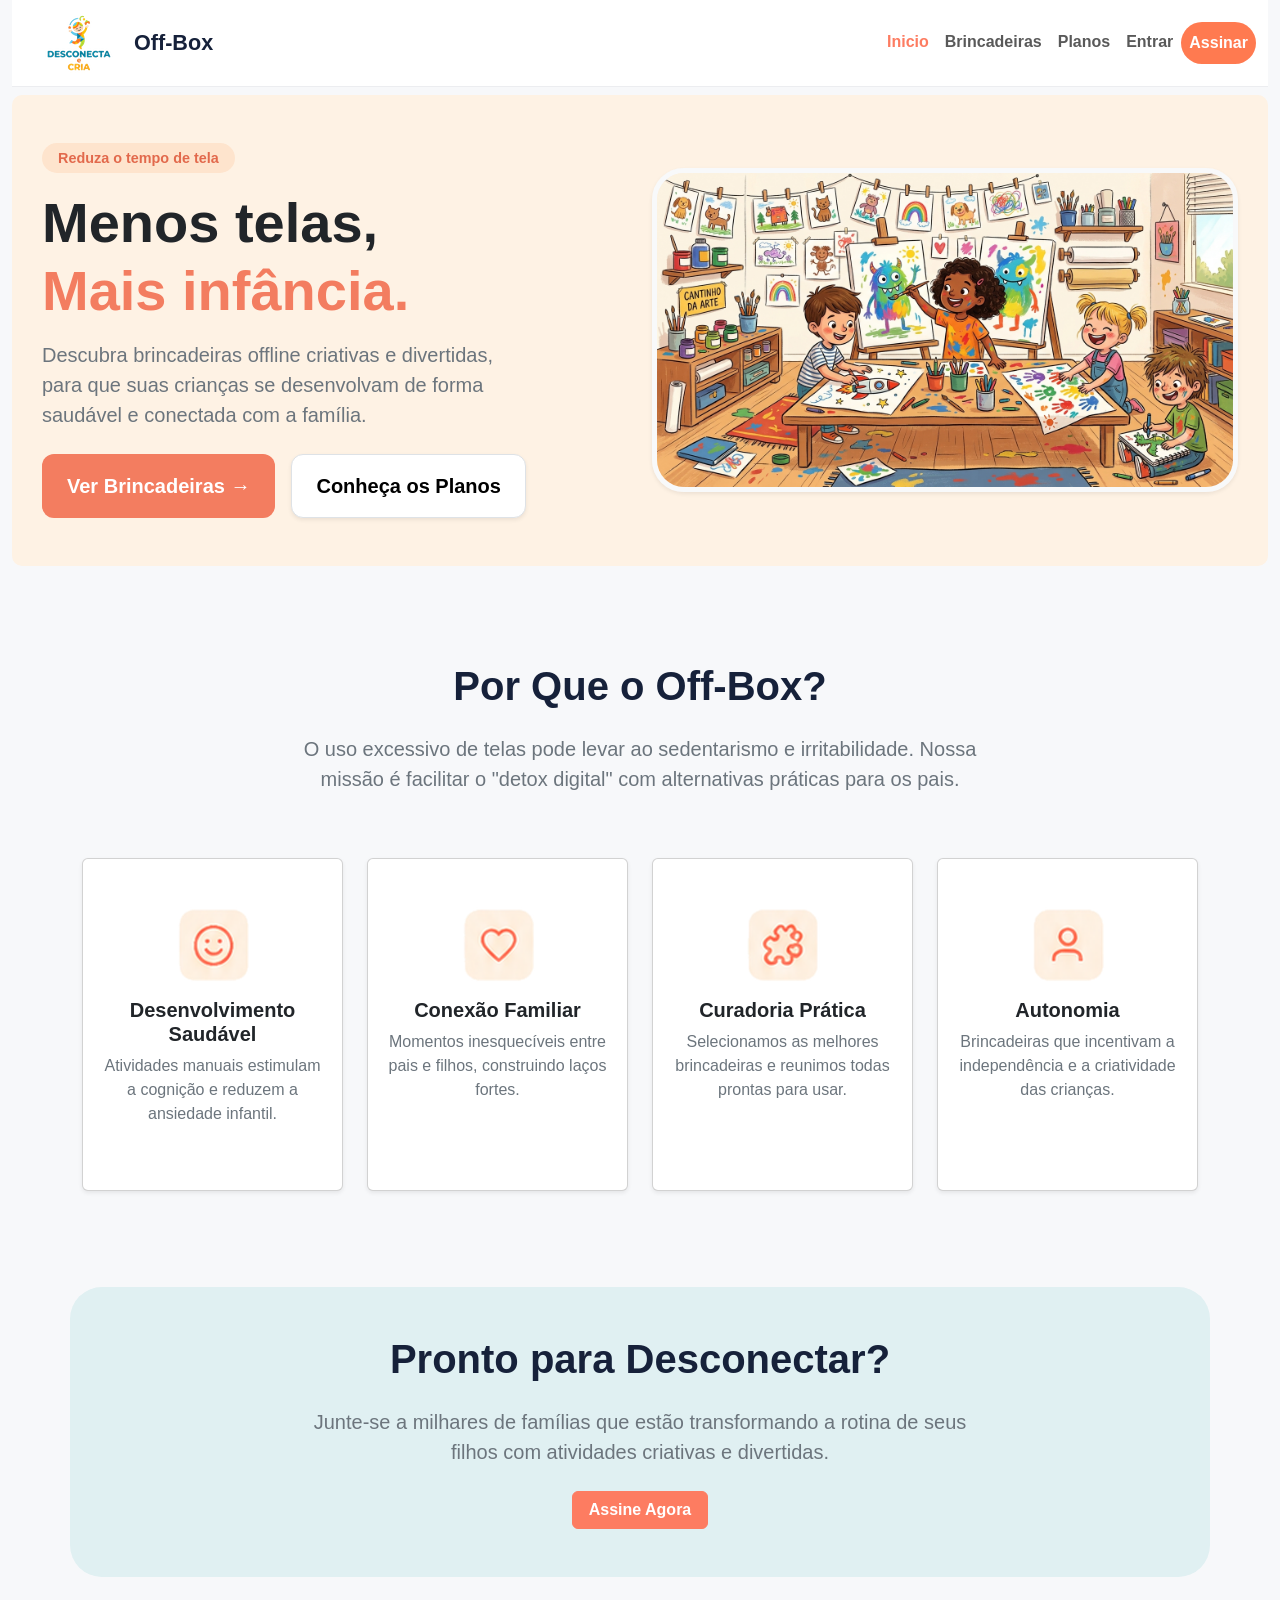
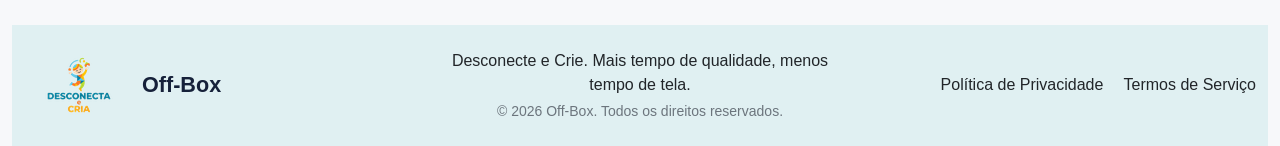
<file: index.html>
<!DOCTYPE html>
<html lang="pt-br">

<head>
    <meta charset="UTF-8">
    <meta name="viewport" content="width=device-width, initial-scale=1.0">
    <link rel="stylesheet" href="css/bootstrap.min.css">
    <link rel="stylesheet" href="css/style.css">
    <title>Off-Box</title>
</head>

<body>
    <div class="container-fluid">
        <header class="row">
            <div class="col-12">
                <nav class="navbar navbar-expand-lg">
                    <div class="container-fluid">
                        <a class="navbar-brand d-flex align-items-center fw-bold" href="index.html">
                            <img src="img/logo-1.png" alt="Logo" class="logo" style="height: 60px;"> Off-Box
                        </a>
                        <button class="navbar-toggler" type="button" data-bs-toggle="collapse"
                            data-bs-target="#navbarNavAltMarkup" aria-controls="navbarNavAltMarkup"
                            aria-expanded="false" aria-label="Toggle navigation">
                            <span class="navbar-toggler-icon"></span>
                        </button>
                        <div class="collapse navbar-collapse" id="navbarNavAltMarkup">
                            <div class="navbar-nav ms-auto">
                                <a class="nav-link active fw-bold px-2" aria-current="page" href="index.html">Inicio</a>
                                <a class="nav-link fw-bold px-2" href="Brincadeiras.html">Brincadeiras</a>
                                <a class="nav-link fw-bold px-2" href="planos.html">Planos</a>
                                <a class="nav-link fw-bold px-2" href="login.html">Entrar</a>
                                <a class="nav-link btn btn-assinar" aria-current="page"
                                    href="Assinatura.html">Assinar</a>
                            </div>
                        </div>
                    </div>
                </nav>
            </div>
        </header>
        <main>
            <!-- Bloco 1 -->
            <section class="container-fluid my-2 py-5 bloco-1">
                <div class="row align-items-center gy-4">
                    <div class="col-12 col-md-6">
                        <span class="badge rounded-pill px-3 py-2 mb-3"
                            style="background-color: #fee4cd; color: #E2694C; font-size: 0.9rem;">
                            Reduza o tempo de tela
                        </span>
                        <h1 class="display-4 fw-bold text-dark mb-3">
                            Menos telas,<br>
                            <span style="color: #F37D60;">Mais infância.</span>
                        </h1>
                        <p class="text-secondary mb-4 fs-5" style="max-width: 480px;">
                            Descubra brincadeiras offline criativas e divertidas, para que suas crianças se desenvolvam
                            de forma saudável e conectada com a família.
                        </p>
                        <div class="d-flex gap-3 flex-wrap">
                            <a href="Brincadeiras.html" class="btn btn-lg text-white fw-bold px-4 py-3"
                                style="background-color: #F37D60; border-radius: 12px;">
                                Ver Brincadeiras &rarr;
                            </a>
                            <a href="planos.html" class="btn btn-lg btn-light fw-bold px-4 py-3 border shadow-sm"
                                style="border-radius: 12px; background-color: #ffffff; color: #000;">
                                Conheça os Planos
                            </a>
                        </div>
                    </div>
                    <div class="col-12 col-md-6 text-center">
                        <img src="img/ilustrativa.png" alt="Criança fazendo pintura artística"
                            class="img-fluid rounded-5 border border-5 border-light shadow-sm">
                    </div>
                </div>
            </section>
            <!-- Bloco 2 -->
            <section class="container my-5 py-5">
                <div class="row text-center mb-3">
                    <div class="col-12">
                        <h1 class="fw-bold">Por Que o Off-Box?</h1>
                    </div>
                </div>
                <div class="row text-center mb-5">
                    <div class="col-12 col-md-8 mx-auto">
                        <p class="text-secondary fs-5 text-center">
                            O uso excessivo de telas pode levar ao sedentarismo e irritabilidade. Nossa missão é
                            facilitar o "detox digital" com alternativas práticas para os pais.
                        </p>
                    </div>
                </div>
                <div class="row g-4">
                    <div class="col-12 col-sm-6 col-lg-3">
                        <div class="card h-100 py-5 shadow-sm">
                            <img src="img/icone-desenvolvimento-saudavel.png" class="card-img-top align-self-center"
                                style="height: 75px; width: 75px;" alt="carinha feliz">
                            <div class="card-body text-center">
                                <h5 class="card-title fw-bold">Desenvolvimento Saudável</h5>
                                <p class="card-text text-secondary">Atividades manuais estimulam a cognição e reduzem a
                                    ansiedade infantil.</p>
                            </div>
                        </div>
                    </div>
                    <div class="col-12 col-sm-6 col-lg-3">
                        <div class="card h-100 py-5 shadow-sm">
                            <img src="img/icone-conexao-familiar.png" class="card-img-top align-self-center"
                                style="height: 75px; width: 75px;" alt="coração">
                            <div class="card-body text-center">
                                <h5 class="card-title fw-bold">Conexão Familiar</h5>
                                <p class="card-text text-secondary">Momentos inesquecíveis entre pais e filhos,
                                    construindo laços fortes.</p>
                            </div>
                        </div>
                    </div>
                    <div class="col-12 col-sm-6 col-lg-3">
                        <div class="card h-100 py-5 shadow-sm">
                            <img src="img/icone-curadoria-pratica.png" class="card-img-top align-self-center"
                                style="height: 75px; width: 75px;" alt="quebra-cabeça">
                            <div class="card-body text-center">
                                <h5 class="card-title fw-bold">Curadoria Prática</h5>
                                <p class="card-text text-secondary">Selecionamos as melhores brincadeiras e reunimos
                                    todas prontas para usar.</p>
                            </div>
                        </div>
                    </div>
                    <div class="col-12 col-sm-6 col-lg-3">
                        <div class="card h-100 py-5 shadow-sm">
                            <img src="img/icone-autonomia.png" class="card-img-top align-self-center"
                                style="height: 75px; width: 75px;" alt="boneco">
                            <div class="card-body text-center">
                                <h5 class="card-title fw-bold">Autonomia</h5>
                                <p class="card-text text-secondary">Brincadeiras que incentivam a independência e a
                                    criatividade das crianças.</p>
                            </div>
                        </div>
                    </div>
                </div>
            </section>
            <!-- Bloco 3 -->
            <section class="container rounded-5 my-5 py-5 bloco-3">
                <div class="row">
                    <div class="col-12 align-items-center text-center">
                        <h1 class="fw-bold mb-4">Pronto para Desconectar?</h1>
                        <p class="text-secondary fs-5 mb-4">
                            Junte-se a milhares de famílias que estão transformando a rotina de seus<br>
                            filhos com atividades criativas e divertidas.
                        </p>
                        <a class="btn botaonav fw-bold px-3" href="planos.html" role="button">Assine Agora</a>
                    </div>
                </div>
            </section>
        </main>
        <footer class="container-fluid py-4" style="background-color: #E0F0F2;">
            <div class="row justify-content-between align-items-center gy-4">
                <div class="col-12 col-md-4">
                    <a class="navbar-brand d-flex align-items-center fw-bold justify-content-center justify-content-md-start"
                        href="#">
                        <img src="img/logo-1.png" alt="Logo" class="logo me-2" style="height: 60px;"> Off-Box
                    </a>
                </div>
                <div class="col-12 col-md-4 d-flex flex-column text-dark text-center">
                    <p class="fw-medium mb-1">Desconecte e Crie. Mais tempo de qualidade, menos tempo de tela.</p>
                    <p class="text-secondary small mb-0">© 2026 Off-Box. Todos os direitos reservados.</p>
                </div>
                <div class="col-12 col-md-4 text-center text-md-end text-dark">
                    <a href="#" class="text-dark me-3 text-decoration-none">Política de Privacidade</a>
                    <a href="#" class="text-dark text-decoration-none">Termos de Serviço</a>
                </div>
            </div>
        </footer>
    </div>
    <script src="js/bootstrap.bundle.min.js"></script>
</body>

</html>
</file>
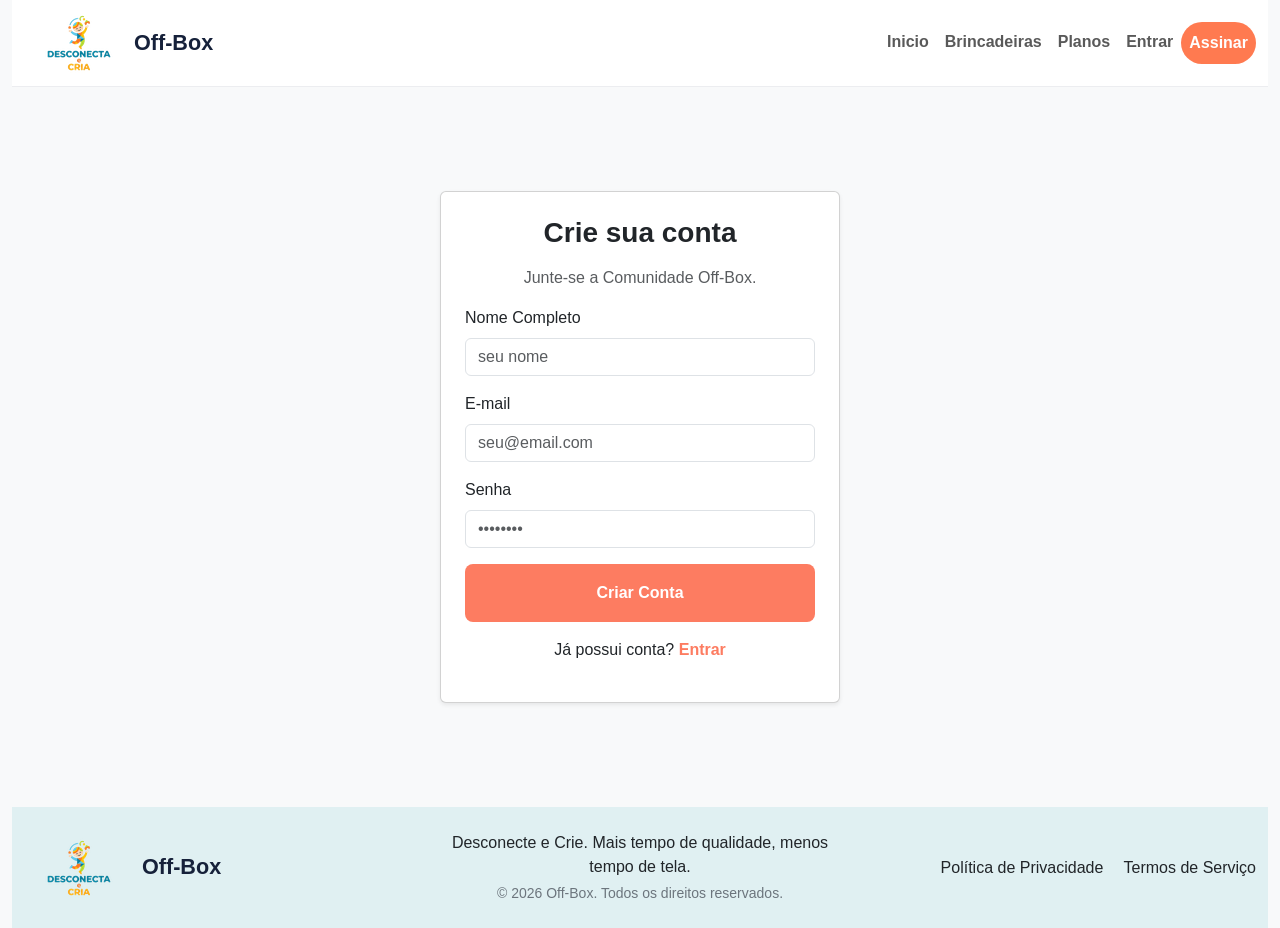
<file: Assinatura.html>
<!DOCTYPE html>
<html lang="pt-br">

<head>
    <meta charset="UTF-8">
    <meta name="viewport" content="width=device-width, initial-scale=1">
    <title>Off-Box - Assinatura</title>

    <link rel="stylesheet" href="css/bootstrap.min.css">
    <link rel="stylesheet" href="css/style.css">
</head>

<body class="bg-light">

    <div class="container-fluid">
        <header class="row">
            <div class="col-12">
                <nav class="navbar navbar-expand-lg">
                    <div class="container-fluid">
                        <a class="navbar-brand d-flex align-items-center fw-bold" href="index.html">
                            <img src="img/logo-1.png" alt="Logo" class="logo" style="height: 60px;"> Off-Box
                        </a>
                        <button class="navbar-toggler" type="button" data-bs-toggle="collapse"
                            data-bs-target="#navbarNavAltMarkup" aria-controls="navbarNavAltMarkup"
                            aria-expanded="false" aria-label="Toggle navigation">
                            <span class="navbar-toggler-icon"></span>
                        </button>
                        <div class="collapse navbar-collapse" id="navbarNavAltMarkup">
                            <div class="navbar-nav ms-auto">
                                <a class="nav-link fw-bold px-2" aria-current="page" href="index.html">Inicio</a>
                                <a class="nav-link fw-bold px-2" href="Brincadeiras.html">Brincadeiras</a>
                                <a class="nav-link fw-bold px-2" href="planos.html">Planos</a>
                                <a class="nav-link fw-bold px-2" href="login.html">Entrar</a>
                                <a class="nav-link btn btn-assinar" aria-current="page" href="Assinatura.html">Assinar</a>
                            </div>
                        </div>
                    </div>
                </nav>
            </div>
        </header>

        <!--Formulário de Assinatura -->
        <div class="container d-flex justify-content-center align-items-center" style="min-height: 80vh;">
            <div class="card shadow-sm p-4" style="max-width: 400px; width: 100%;">
                <h3 class="text-center mb-3 fw-bold">Crie sua conta</h3>
                <p class="text-center text-muted">Junte-se a Comunidade Off-Box.</p>

                <form>
                    <div class="mb-3">
                        <label for="email" class="form-label">Nome Completo</label>
                        <input type="email" class="form-control" id="email" placeholder="seu nome">
                    </div>
                    <div class="mb-3">
                        <label for="email" class="form-label">E-mail</label>
                        <input type="email" class="form-control" id="email" placeholder="seu@email.com">
                    </div>
                    <div class="mb-3">
                        <label for="senha" class="form-label">Senha</label>
                        <input type="password" class="form-control" id="senha" placeholder="••••••••">
                    </div>
                    <a href="planos.html" class="btn fw-bold py-3 rounded-3 w-100 text-white btn-premium mb-3">Criar
                        Conta</a>
                    <div class="fimm text-center">
                        <p>Já possui conta? <a href="login.html" class="linkkk text-decoration-none text-orange fw-bold">Entrar</a></p>
                    </div>
                </form>


            </div>
        </div>
        <footer class="container-fluid py-4" style="background-color: #E0F0F2;">
            <div class="row justify-content-between align-items-center gy-4">
                <div class="col-12 col-md-4">
                    <a class="navbar-brand d-flex align-items-center fw-bold justify-content-center justify-content-md-start"
                        href="#">
                        <img src="img/logo-1.png" alt="Logo" class="logo me-2" style="height: 60px;"> Off-Box
                    </a>
                </div>
                <div class="col-12 col-md-4 d-flex flex-column text-dark text-center">
                    <p class="fw-medium mb-1">Desconecte e Crie. Mais tempo de qualidade, menos tempo de tela.</p>
                    <p class="text-secondary small mb-0">© 2026 Off-Box. Todos os direitos reservados.</p>
                </div>
                <div class="col-12 col-md-4 text-center text-md-end text-dark">
                    <a href="#" class="text-dark me-3 text-decoration-none">Política de Privacidade</a>
                    <a href="#" class="text-dark text-decoration-none">Termos de Serviço</a>
                </div>
            </div>
        </footer>

        <script src="js/bootstrap.bundle.min.js"></script>
</body>

</html>
</file>
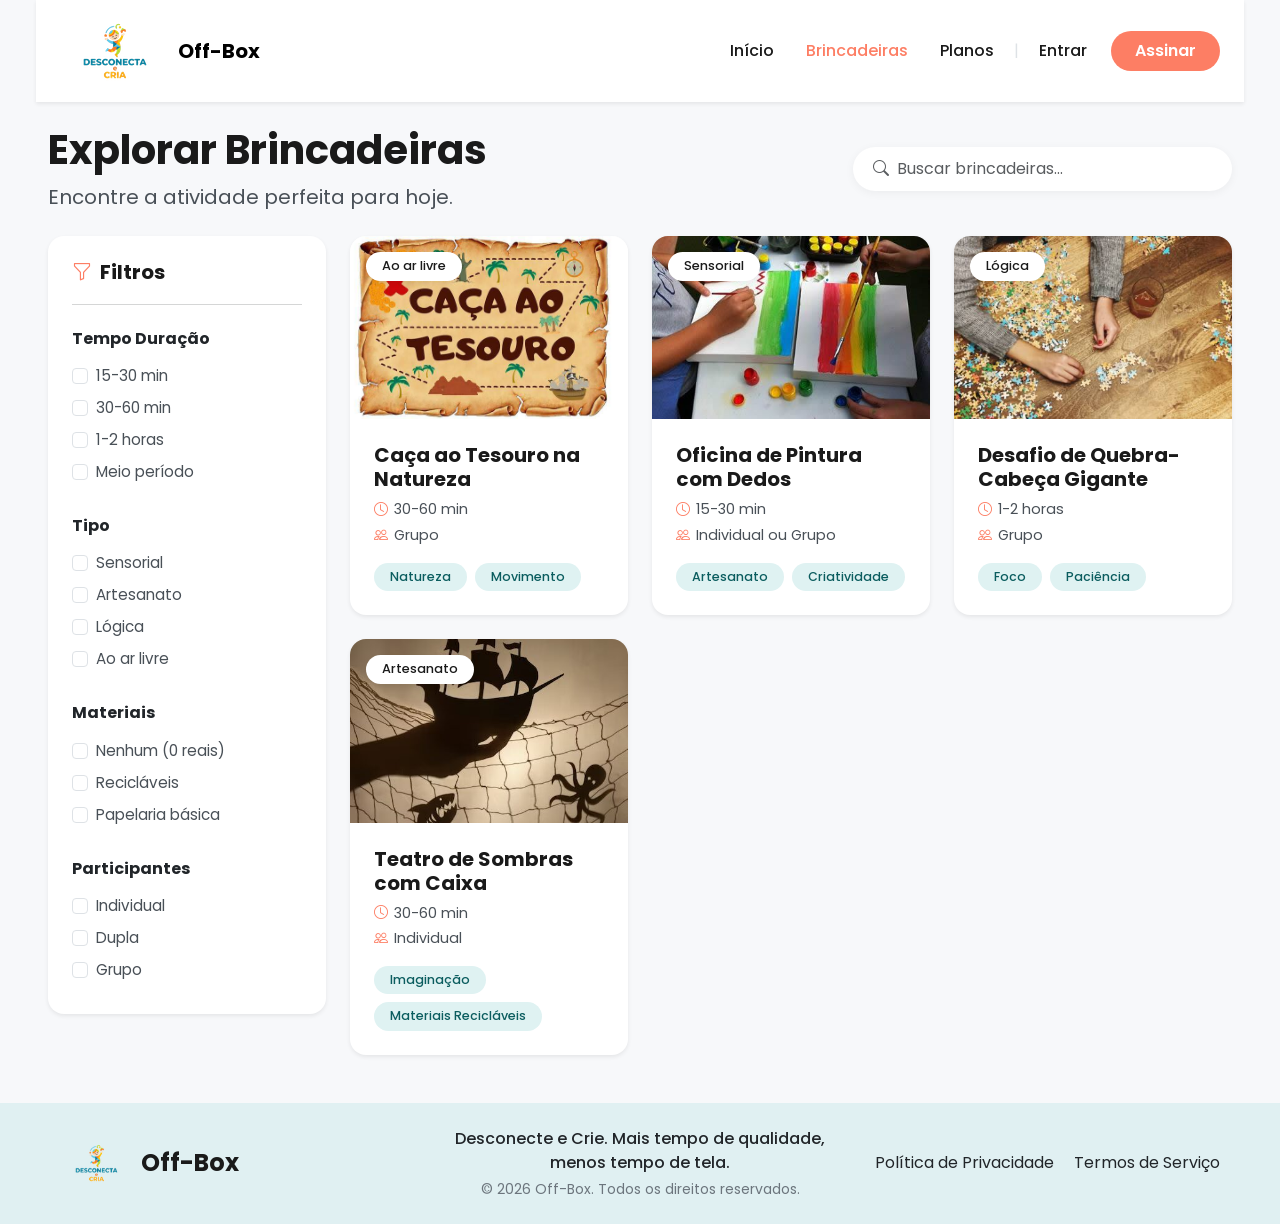
<file: Brincadeiras.html>
<!DOCTYPE html>
<html lang="pt-BR">
<head>
<meta charset="UTF-8">
<meta name="viewport" content="width=device-width, initial-scale=1.0">
<title>Off-Box | Explorar Brincadeiras</title>

<!-- Bootstrap 5 CSS -->
<link href="css/bootstrap.min.css" rel="stylesheet">
<!-- Bootstrap Icons -->
<link rel="stylesheet" href="https://cdn.jsdelivr.net/npm/bootstrap-icons@1.11.3/font/bootstrap-icons.css">
<!-- Google Fonts -->
<link rel="preconnect" href="https://fonts.googleapis.com">
<link href="https://fonts.googleapis.com/css2?family=Poppins:wght@400;500;600;700;800&display=swap" rel="stylesheet">

<style>
  /* ===== Design tokens (extraídos da imagem de referência) ===== */
  :root {
    --brand-orange: #FD7E64;
    --brand-orange-dark: #F0603F;
    --text-dark: #1A1A1A;
    --text-muted-custom: #495057;
    --page-bg: #F7F8FA;
    --tag-bg: #DFF2F2;
    --tag-text: #0B5D5F;
  }

  body {
    font-family: 'Poppins', sans-serif;
    background-color: var(--page-bg);
    color: var(--text-dark);
  }

  /* ===== Navbar ===== */
  .navbar .nav-link {
    color: var(--text-dark);
    font-weight: 500;
  }
  .active-brand {
    color: var(--brand-orange) !important;
    font-weight: 600;
  }
  .nav-separator {
    color: #dee2e6;
  }
  .btn-assinar {
    background-color: var(--brand-orange);
    color: #fff;
    border: none;
    font-weight: 600;
    transition: background-color .2s ease;
  }
  .btn-assinar:hover {
    background-color: var(--brand-orange-dark);
    color: #fff;
  }

  /* ===== Ícones na cor da marca (reaproveita o padrão já usado no ícone de Filtros) ===== */
  .text-brand-orange {
    color: var(--brand-orange);
  }

  /* ===== Barra de busca (pill) ===== */
  .search-container {
    background-color: #fff;
    border-radius: 50rem;
    padding: .65rem 1.25rem;
    gap: .5rem;
    box-shadow: 0 2px 10px rgba(0, 0, 0, .05);
    transition: box-shadow .15s ease;
  }
  .search-container:focus-within {
    box-shadow: 0 0 0 3px rgba(253, 126, 100, .25);
  }
  .search-container input.form-control {
    border: none;
    background: transparent;
    box-shadow: none;
    padding: 0;
  }
  .search-container input.form-control:focus {
    box-shadow: none;
  }

  /* ===== Sidebar de filtros ===== */
  .form-check-label {
    color: var(--text-muted-custom);
    font-size: .95rem;
  }
  .form-check-input:checked {
    background-color: var(--brand-orange);
    border-color: var(--brand-orange);
  }
  .form-check-input:focus {
    border-color: var(--brand-orange);
    box-shadow: 0 0 0 .2rem rgba(253, 126, 100, .25);
  }

  /* ===== Cards de atividade ===== */
  .activity-card {
    transition: transform .2s ease, box-shadow .2s ease;
  }
  @media (prefers-reduced-motion: no-preference) {
    .activity-card:hover {
      transform: translateY(-4px);
      box-shadow: 0 1rem 1.5rem rgba(0, 0, 0, .08) !important;
    }
  }
  .activity-info {
    display: flex;
    align-items: center;
    gap: .4rem;
    color: var(--text-muted-custom);
    font-size: .9rem;
  }
  .floating-badge {
    background-color: #fff;
    color: var(--text-dark);
    font-weight: 500;
    font-size: .8rem;
    box-shadow: 0 2px 6px rgba(0, 0, 0, .08);
  }
  .tag-pill {
    background-color: var(--tag-bg);
    color: var(--tag-text);
    font-weight: 500;
    font-size: .78rem;
  }
</style>
</head>
<body>
    <div class="container-fluid px-lg-5">
        <!-- Header / Navbar -->
        <header class="row py-2 bg-white mb-4 shadow-sm">
            <div class="col-12">
                <nav class="navbar navbar-expand-lg">
                    <div class="container-fluid">
                        <a class="navbar-brand d-flex align-items-center fw-bold" href="index.html">
                            <img src="img/logo-1.png" alt="Logo" class="logo me-2" style="height: 60px;"> Off-Box
                        </a>
                        <button class="navbar-toggler" type="button" data-bs-toggle="collapse" data-bs-target="#navbarNav" aria-controls="navbarNav" aria-expanded="false" aria-label="Toggle navigation">
                            <span class="navbar-toggler-icon"></span>
                        </button>
                        <div class="collapse navbar-collapse" id="navbarNav">
                            <div class="navbar-nav ms-auto align-items-center">
                                <a class="nav-link px-3" href="index.html">Início</a>
                                <a class="nav-link px-3 active-brand" href="Brincadeiras.html">Brincadeiras</a>
                                <a class="nav-link px-3" href="planos.html">Planos</a>
                                <span class="nav-separator d-none d-lg-block mx-1">|</span>
                                <a class="nav-link px-3" href="login.html">Entrar</a>
                                <a class="btn btn-assinar rounded-pill ms-2 px-4 py-2" href="Assinatura.html">Assinar</a>
                            </div>
                        </div>
                    </div>
                </nav>
            </div>
        </header>

        <!-- Título da Página e Busca -->
        <div class="row align-items-center mb-4 mt-2">
            <div class="col-md-8">
                <h1 class="fw-bold" style="color: var(--text-dark);">Explorar Brincadeiras</h1>
                <p class="fs-5 mb-0" style="color: var(--text-muted-custom);">Encontre a atividade perfeita para hoje.</p>
            </div>
            <div class="col-md-4 mt-3 mt-md-0">
                <div class="search-container d-flex align-items-center">
                    <i class="bi bi-search text-muted"></i>
                    <input type="text" class="form-control w-100" placeholder="Buscar brincadeiras...">
                </div>
            </div>
        </div>

        <div class="row">
            <!-- Sidebar Filtros -->
            <aside class="col-lg-3 mb-4">
                <div class="card border-0 shadow-sm rounded-4 p-4">
                    <h5 class="fw-bold mb-1 d-flex align-items-center" style="color: var(--text-dark);">
                        <i class="bi bi-funnel text-brand-orange me-2"></i> Filtros
                    </h5>
                    <hr class="text-muted opacity-25">

                    <h6 class="fw-bold mt-2 mb-3">Tempo Duração</h6>
                    <div class="form-check mb-2">
                        <input class="form-check-input" type="checkbox" id="duracao1">
                        <label class="form-check-label" for="duracao1">15-30 min</label>
                    </div>
                    <div class="form-check mb-2">
                        <input class="form-check-input" type="checkbox" id="duracao2">
                        <label class="form-check-label" for="duracao2">30-60 min</label>
                    </div>
                    <div class="form-check mb-2">
                        <input class="form-check-input" type="checkbox" id="duracao3">
                        <label class="form-check-label" for="duracao3">1-2 horas</label>
                    </div>
                    <div class="form-check mb-2">
                        <input class="form-check-input" type="checkbox" id="duracao4">
                        <label class="form-check-label" for="duracao4">Meio período</label>
                    </div>

                    <h6 class="fw-bold mt-4 mb-3">Tipo</h6>
                    <div class="form-check mb-2">
                        <input class="form-check-input" type="checkbox" id="tipo1">
                        <label class="form-check-label" for="tipo1">Sensorial</label>
                    </div>
                    <div class="form-check mb-2">
                        <input class="form-check-input" type="checkbox" id="tipo2">
                        <label class="form-check-label" for="tipo2">Artesanato</label>
                    </div>
                    <div class="form-check mb-2">
                        <input class="form-check-input" type="checkbox" id="tipo3">
                        <label class="form-check-label" for="tipo3">Lógica</label>
                    </div>
                    <div class="form-check mb-2">
                        <input class="form-check-input" type="checkbox" id="tipo4">
                        <label class="form-check-label" for="tipo4">Ao ar livre</label>
                    </div>

                    <h6 class="fw-bold mt-4 mb-3">Materiais</h6>
                    <div class="form-check mb-2">
                        <input class="form-check-input" type="checkbox" id="materiais1">
                        <label class="form-check-label" for="materiais1">Nenhum (0 reais)</label>
                    </div>
                    <div class="form-check mb-2">
                        <input class="form-check-input" type="checkbox" id="materiais2">
                        <label class="form-check-label" for="materiais2">Recicláveis</label>
                    </div>
                    <div class="form-check mb-2">
                        <input class="form-check-input" type="checkbox" id="materiais3">
                        <label class="form-check-label" for="materiais3">Papelaria básica</label>
                    </div>

                    <h6 class="fw-bold mt-4 mb-3">Participantes</h6>
                    <div class="form-check mb-2">
                        <input class="form-check-input" type="checkbox" id="participante1">
                        <label class="form-check-label" for="participante1">Individual</label>
                    </div>
                    <div class="form-check mb-2">
                        <input class="form-check-input" type="checkbox" id="participante2">
                        <label class="form-check-label" for="participante2">Dupla</label>
                    </div>
                    <div class="form-check mb-2">
                        <input class="form-check-input" type="checkbox" id="participante3">
                        <label class="form-check-label" for="participante3">Grupo</label>
                    </div>
                </div>
            </aside>

            <!-- Cards de Atividades -->
            <main class="col-lg-9">
                <div class="row row-cols-1 row-cols-md-2 row-cols-xl-3 g-4">

                    <!-- Card 1 -->
                    <div class="col">
                        <div class="card activity-card border-0 shadow-sm rounded-4 overflow-hidden h-100">
                            <div class="position-relative">
                                <div class="ratio" style="--bs-aspect-ratio: 66%;">
                                    <img src="img/caça ao tesouro.jfif" alt="Caça ao Tesouro na Natureza" class="object-fit-cover">
                                </div>
                                <span class="badge rounded-pill floating-badge position-absolute top-0 start-0 m-3 px-3 py-2">Ao ar livre</span>
                            </div>
                            <div class="card-body p-4">
                                <h5 class="activity-title fw-bold mb-2" style="color: var(--text-dark);">Caça ao Tesouro na Natureza</h5>
                                <div class="activity-info mb-1">
                                    <i class="bi bi-clock text-brand-orange"></i> 30-60 min
                                </div>
                                <div class="activity-info mb-3">
                                    <i class="bi bi-people text-brand-orange"></i> Grupo
                                </div>
                                <div class="d-flex flex-wrap gap-2">
                                    <span class="badge rounded-pill tag-pill px-3 py-2">Natureza</span>
                                    <span class="badge rounded-pill tag-pill px-3 py-2">Movimento</span>
                                </div>
                            </div>
                        </div>
                    </div>

                    <!-- Card 2 -->
                    <div class="col">
                        <a href="oficina.html" class="text-decoration-none">
                            <div class="card activity-card border-0 shadow-sm rounded-4 overflow-hidden h-100">
                                <div class="position-relative">
                                    <div class="ratio" style="--bs-aspect-ratio: 66%;">
                                        <img src="img/oficina de pintura.jpg" alt="Oficina de Pintura com Dedos" class="object-fit-cover">
                                    </div>
                                    <span class="badge rounded-pill floating-badge position-absolute top-0 start-0 m-3 px-3 py-2">Sensorial</span>
                                </div>
                                <div class="card-body p-4">
                                    <h5 class="activity-title fw-bold mb-2" style="color: var(--text-dark);">Oficina de Pintura com Dedos</h5>
                                    <div class="activity-info mb-1">
                                        <i class="bi bi-clock text-brand-orange"></i> 15-30 min
                                    </div>
                                    <div class="activity-info mb-3">
                                        <i class="bi bi-people text-brand-orange"></i> Individual ou Grupo
                                    </div>
                                    <div class="d-flex flex-wrap gap-2">
                                        <span class="badge rounded-pill tag-pill px-3 py-2">Artesanato</span>
                                        <span class="badge rounded-pill tag-pill px-3 py-2">Criatividade</span>
                                    </div>
                                </div>
                            </div>
                        </a>
                    </div>

                    <!-- Card 3 -->
                    <div class="col">
                        <div class="card activity-card border-0 shadow-sm rounded-4 overflow-hidden h-100">
                            <div class="position-relative">
                                <div class="ratio" style="--bs-aspect-ratio: 66%;">
                                    <img src="img/quebra cabeça.png" alt="Desafio de Quebra-Cabeça Gigante" class="object-fit-cover">
                                </div>
                                <span class="badge rounded-pill floating-badge position-absolute top-0 start-0 m-3 px-3 py-2">Lógica</span>
                            </div>
                            <div class="card-body p-4">
                                <h5 class="activity-title fw-bold mb-2" style="color: var(--text-dark);">Desafio de Quebra-Cabeça Gigante</h5>
                                <div class="activity-info mb-1">
                                    <i class="bi bi-clock text-brand-orange"></i> 1-2 horas
                                </div>
                                <div class="activity-info mb-3">
                                    <i class="bi bi-people text-brand-orange"></i> Grupo
                                </div>
                                <div class="d-flex flex-wrap gap-2">
                                    <span class="badge rounded-pill tag-pill px-3 py-2">Foco</span>
                                    <span class="badge rounded-pill tag-pill px-3 py-2">Paciência</span>
                                </div>
                            </div>
                        </div>
                    </div>

                    <!-- Card 4 -->
                    <div class="col">
                        <div class="card activity-card border-0 shadow-sm rounded-4 overflow-hidden h-100">
                            <div class="position-relative">
                                <div class="ratio" style="--bs-aspect-ratio: 66%;">
                                    <img src="img/teatro-sombras.jpg" alt="Teatro de Sombras com Caixa" class="object-fit-cover">
                                </div>
                                <span class="badge rounded-pill floating-badge position-absolute top-0 start-0 m-3 px-3 py-2">Artesanato</span>
                            </div>
                            <div class="card-body p-4">
                                <h5 class="activity-title fw-bold mb-2" style="color: var(--text-dark);">Teatro de Sombras com Caixa</h5>
                                <div class="activity-info mb-1">
                                    <i class="bi bi-clock text-brand-orange"></i> 30-60 min
                                </div>
                                <div class="activity-info mb-3">
                                    <i class="bi bi-people text-brand-orange"></i> Individual
                                </div>
                                <div class="d-flex flex-wrap gap-2">
                                    <span class="badge rounded-pill tag-pill px-3 py-2">Imaginação</span>
                                    <span class="badge rounded-pill tag-pill px-3 py-2">Materiais Recicláveis</span>
                                </div>
                            </div>
                        </div>
                    </div>

                </div>
            </main>
        </div>
    </div>

    <!-- Footer -->
    <footer class="container-fluid py-4 mt-5" style="background-color: #E0F0F2;">
        <div class="row justify-content-between align-items-center gy-4 px-lg-5">
            <div class="col-12 col-md-4">
                <a class="navbar-brand d-flex align-items-center fw-bold justify-content-center justify-content-md-start fs-4" href="index.html">
                    <img src="img/logo-1.png" alt="Logo" class="logo me-2" style="height: 40px;"> Off-Box
                </a>
            </div>
            <div class="col-12 col-md-4 d-flex flex-column text-dark text-center">
                <p class="fw-medium mb-1">Desconecte e Crie. Mais tempo de qualidade, menos tempo de tela.</p>
                <p class="text-secondary small mb-0">© 2026 Off-Box. Todos os direitos reservados.</p>
            </div>
            <div class="col-12 col-md-4 text-center text-md-end text-dark">
                <a href="#" class="text-dark me-3 text-decoration-none">Política de Privacidade</a>
                <a href="#" class="text-dark text-decoration-none">Termos de Serviço</a>
            </div>
        </div>
    </footer>

    <!-- Bootstrap 5 JS Bundle -->
    <script src="https://cdn.jsdelivr.net/npm/bootstrap@5.3.0/dist/js/bootstrap.bundle.min.js"></script>
</body>
</html>
</file>
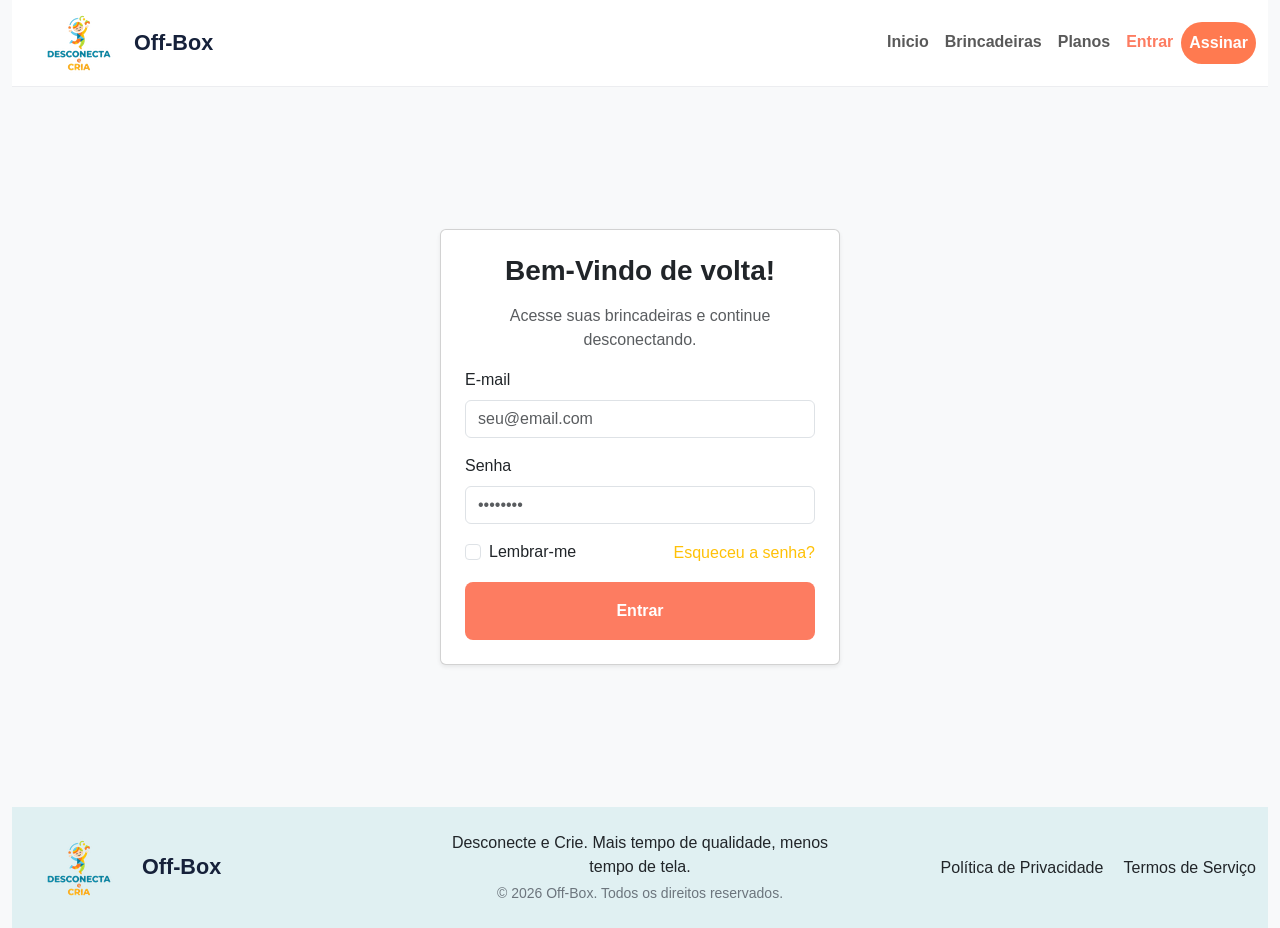
<file: login.html>
<!DOCTYPE html>
<html lang="pt-br">

<head>
    <meta charset="UTF-8">
    <meta name="viewport" content="width=device-width, initial-scale=1">
    <title>Off-Box - Assinatura</title>

    <link rel="stylesheet" href="css/bootstrap.min.css">
    <link rel="stylesheet" href="css/style.css">
</head>

<body class="bg-light">

    <div class="container-fluid">
        <header class="row">
            <div class="col-12">
                <nav class="navbar navbar-expand-lg">
                    <div class="container-fluid">
                        <a class="navbar-brand d-flex align-items-center fw-bold" href="index.html">
                            <img src="img/logo-1.png" alt="Logo" class="logo" style="height: 60px;"> Off-Box
                        </a>
                        <button class="navbar-toggler" type="button" data-bs-toggle="collapse"
                            data-bs-target="#navbarNavAltMarkup" aria-controls="navbarNavAltMarkup"
                            aria-expanded="false" aria-label="Toggle navigation">
                            <span class="navbar-toggler-icon"></span>
                        </button>
                        <div class="collapse navbar-collapse" id="navbarNavAltMarkup">
                            <div class="navbar-nav ms-auto">
                                <a class="nav-link fw-bold px-2" aria-current="page" href="index.html">Inicio</a>
                                <a class="nav-link fw-bold px-2" href="Brincadeiras.html">Brincadeiras</a>
                                <a class="nav-link fw-bold px-2" href="planos.html">Planos</a>
                                <a class="nav-link active fw-bold px-2" href="login.html">Entrar</a>
                                <a class="nav-link btn btn-assinar" aria-current="page" href="Assinatura.html">Assinar</a>
                            </div>
                        </div>
                    </div>
                </nav>
            </div>
        </header>

        <!Formulário de Assinatura>
            <div class="container d-flex justify-content-center align-items-center" style="min-height: 80vh;">
                <div class="card shadow-sm p-4" style="max-width: 400px; width: 100%;">
                    <h3 class="text-center mb-3 fw-bold">Bem-Vindo de volta!</h3>
                    <p class="text-center text-muted">Acesse suas brincadeiras e continue desconectando.</p>

                    <form>
                        <div class="mb-3">
                            <label for="email" class="form-label">E-mail</label>
                            <input type="email" class="form-control" id="email" placeholder="seu@email.com">
                        </div>
                        <div class="mb-3">
                            <label for="senha" class="form-label">Senha</label>
                            <input type="password" class="form-control" id="senha" placeholder="••••••••">
                        </div>
                        <div class="d-flex justify-content-between align-items-center mb-3">
                            <div class="form-check">
                                <input class="form-check-input" type="checkbox" id="lembrar">
                                <label class="form-check-label" for="lembrar">Lembrar-me</label>
                            </div>
                            <a href="#" class="text-warning text-decoration-none">Esqueceu a senha?</a>
                        </div>
                        <a href="Brincadeiras.html" class="btn fw-bold py-3 rounded-3 w-100 text-white btn-premium">Entrar</a>
                    </form>


                </div>
            </div>
            <footer class="container-fluid py-4" style="background-color: #E0F0F2;">
                <div class="row justify-content-between align-items-center gy-4">
                    <div class="col-12 col-md-4">
                        <a class="navbar-brand d-flex align-items-center fw-bold justify-content-center justify-content-md-start"
                            href="#">
                            <img src="img/logo-1.png" alt="Logo" class="logo me-2" style="height: 60px;"> Off-Box
                        </a>
                    </div>
                    <div class="col-12 col-md-4 d-flex flex-column text-dark text-center">
                        <p class="fw-medium mb-1">Desconecte e Crie. Mais tempo de qualidade, menos tempo de tela.</p>
                        <p class="text-secondary small mb-0">© 2026 Off-Box. Todos os direitos reservados.</p>
                    </div>
                    <div class="col-12 col-md-4 text-center text-md-end text-dark">
                        <a href="#" class="text-dark me-3 text-decoration-none">Política de Privacidade</a>
                        <a href="#" class="text-dark text-decoration-none">Termos de Serviço</a>
                    </div>
                </div>
            </footer>

            <script src="js/bootstrap.bundle.min.js"></script>
</body>

</html>
</file>
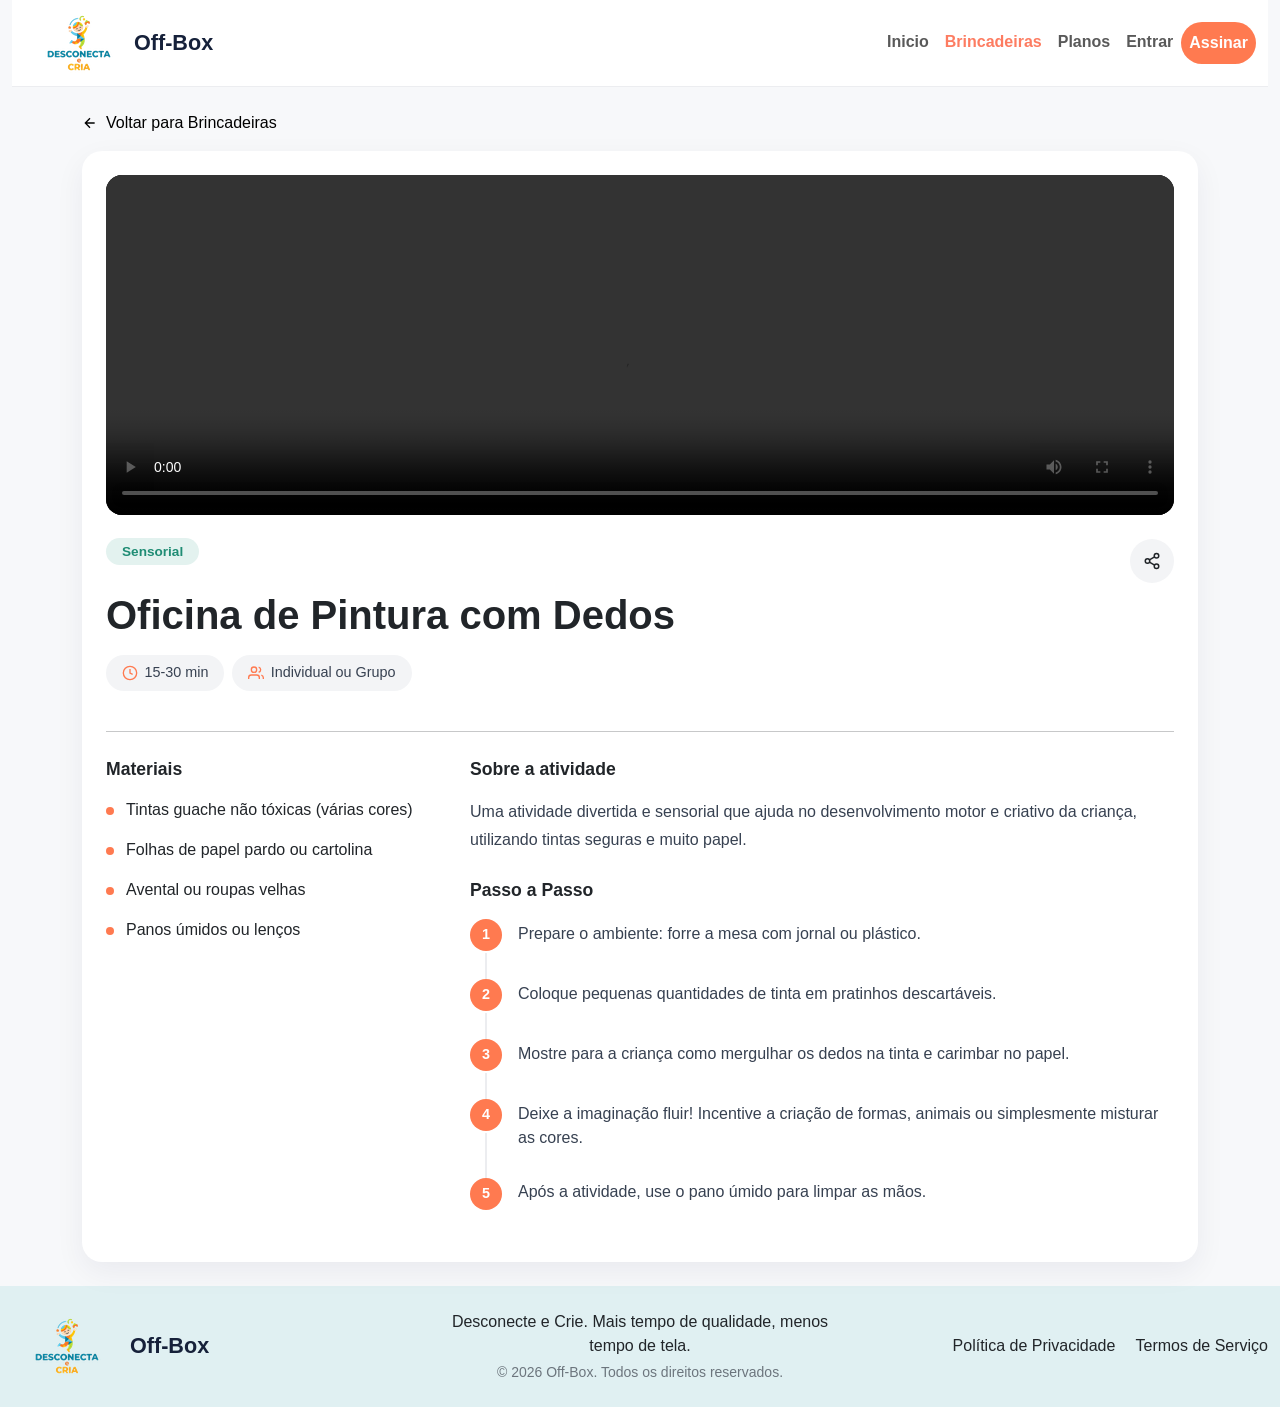
<file: oficina.html>
<!DOCTYPE html>
<html lang="pt-br">

<head>
    <meta charset="UTF-8">
    <meta name="viewport" content="width=device-width, initial-scale=1.0">
    <link rel="stylesheet" href="css/bootstrap.min.css">
    <link rel="stylesheet" href="css/style.css">
    <title>Oficina</title>
</head>
<div class="container-fluid">
    <header class="row">
        <div class="col-12">
            <nav class="navbar navbar-expand-lg">
                <div class="container-fluid">
                    <a class="navbar-brand d-flex align-items-center fw-bold" href="index.html">
                        <img src="img/logo-1.png" alt="Logo" class="logo" style="height: 60px;"> Off-Box
                    </a>
                    <button class="navbar-toggler" type="button" data-bs-toggle="collapse"
                        data-bs-target="#navbarNavAltMarkup" aria-controls="navbarNavAltMarkup" aria-expanded="false"
                        aria-label="Toggle navigation">
                        <span class="navbar-toggler-icon"></span>
                    </button>
                    <div class="collapse navbar-collapse" id="navbarNavAltMarkup">
                        <div class="navbar-nav ms-auto">
                            <a class="nav-link fw-bold px-2" aria-current="page" href="index.html">Inicio</a>
                            <a class="nav-link active fw-bold px-2" aria-current="page"
                                href="Brincadeiras.html">Brincadeiras</a>
                            <a class="nav-link fw-bold px-2" aria-current="page" href="planos.html">Planos</a>
                            <a class="nav-link fw-bold px-2" aria-current="page" href="login.html">Entrar</a>
                            <a class="nav-link btn btn-assinar" aria-current="page" href="Assinatura.html">Assinar</a>

                        </div>
                    </div>
                </div>
            </nav>
        </div>
    </header>
</div>

<body>
    <!-- CONTAINER -->
    <div class="container py-4">

        <a href="Brincadeiras.html"
            class="back-link d-inline-flex align-items-center gap-2 mb-3 text-decoration-none text-black">
            <svg width="16" height="16" viewBox="0 0 24 24" fill="none" stroke="currentColor" stroke-width="2">
                <path d="M19 12H5M12 19l-7-7 7-7" />
            </svg>
            Voltar para Brincadeiras
        </a>

        <div class="card card-detail p-3 p-md-4">

            <!-- VIDEO -->
            <div class="hero-media mb-4 p-0 overflow-hidden d-flex justify-content-center align-items-center"
                style="background: #000; border-radius: 16px;">
                <video controls class="w-100 h-100" style="object-fit: cover; max-height: 450px;">
                    <source src="video/gere_um_video_mp_de_oficina_d.mp4" type="video/mp4">
                    Seu navegador não suporta a reprodução de vídeos.
                </video>
            </div>

            <!-- texto -->
            <div class="d-flex justify-content-between align-items-start mb-2">
                <div>
                    <span class="badge-sensorial">Sensorial</span>
                </div>
                <button class="share-btn border-0">
                    <svg width="18" height="18" viewBox="0 0 24 24" fill="none" stroke="currentColor" stroke-width="2">
                        <circle cx="18" cy="5" r="3" />
                        <circle cx="6" cy="12" r="3" />
                        <circle cx="18" cy="19" r="3" />
                        <line x1="8.6" y1="13.5" x2="15.4" y2="17.5" />
                        <line x1="15.4" y1="6.5" x2="8.6" y2="10.5" />
                    </svg>
                </button>
            </div>

            <h1 class="fw-bold mb-3">Oficina de Pintura com Dedos</h1>

            <div class="d-flex flex-wrap gap-2 mb-4">
                <span class="pill-meta">
                    <svg width="16" height="16" viewBox="0 0 24 24" fill="none" stroke="currentColor" stroke-width="2">
                        <circle cx="12" cy="12" r="10" />
                        <path d="M12 6v6l4 2" />
                    </svg>
                    15-30 min
                </span>
                <span class="pill-meta">
                    <svg width="16" height="16" viewBox="0 0 24 24" fill="none" stroke="currentColor" stroke-width="2">
                        <path d="M17 21v-2a4 4 0 0 0-4-4H5a4 4 0 0 0-4 4v2" />
                        <circle cx="9" cy="7" r="4" />
                        <path d="M23 21v-2a4 4 0 0 0-3-3.87" />
                        <path d="M16 3.13a4 4 0 0 1 0 7.75" />
                    </svg>
                    Individual ou Grupo
                </span>
            </div>

            <hr class="mb-4" style="color: var(--hairline);">

            <!-- corpo de texto -->
            <div class="row">
                <div class="col-md-4 mb-4 mb-md-0">
                    <div class="section-title">Materiais</div>
                    <div class="material-item">
                        <span class="material-dot"></span>
                        <span>Tintas guache não tóxicas (várias cores)</span>
                    </div>
                    <div class="material-item">
                        <span class="material-dot"></span>
                        <span>Folhas de papel pardo ou cartolina</span>
                    </div>
                    <div class="material-item">
                        <span class="material-dot"></span>
                        <span>Avental ou roupas velhas</span>
                    </div>
                    <div class="material-item">
                        <span class="material-dot"></span>
                        <span>Panos úmidos ou lenços</span>
                    </div>
                </div>

                <div class="col-md-8">
                    <div class="section-title">Sobre a atividade</div>
                    <p class="about-text mb-4">
                        Uma atividade divertida e sensorial que ajuda no desenvolvimento motor e criativo da criança,
                        utilizando tintas seguras e muito papel.
                    </p>

                    <div class="section-title">Passo a Passo</div>

                    <div class="step-item">
                        <div class="step-num">1</div>
                        <div class="step-text">Prepare o ambiente: forre a mesa com jornal ou plástico.</div>
                    </div>
                    <div class="step-item">
                        <div class="step-num">2</div>
                        <div class="step-text">Coloque pequenas quantidades de tinta em pratinhos descartáveis.</div>
                    </div>
                    <div class="step-item">
                        <div class="step-num">3</div>
                        <div class="step-text">Mostre para a criança como mergulhar os dedos na tinta e carimbar no
                            papel.</div>
                    </div>
                    <div class="step-item">
                        <div class="step-num">4</div>
                        <div class="step-text">Deixe a imaginação fluir! Incentive a criação de formas, animais ou
                            simplesmente misturar as cores.</div>
                    </div>
                    <div class="step-item">
                        <div class="step-num">5</div>
                        <div class="step-text">Após a atividade, use o pano úmido para limpar as mãos.</div>
                    </div>
                </div>
            </div>

        </div>

    </div>

    <footer class="container-fluid py-4" style="background-color: #E0F0F2;">
        <div class="row justify-content-between align-items-center gy-4">
            <div class="col-12 col-md-4">
                <a class="navbar-brand d-flex align-items-center fw-bold justify-content-center justify-content-md-start"
                    href="#">
                    <img src="img/logo-1.png" alt="Logo" class="logo me-2" style="height: 60px;"> Off-Box
                </a>
            </div>
            <div class="col-12 col-md-4 d-flex flex-column text-dark text-center">
                <p class="fw-medium mb-1">Desconecte e Crie. Mais tempo de qualidade, menos tempo de tela.</p>
                <p class="text-secondary small mb-0">© 2026 Off-Box. Todos os direitos reservados.</p>
            </div>
            <div class="col-12 col-md-4 text-center text-md-end text-dark">
                <a href="#" class="text-dark me-3 text-decoration-none">Política de Privacidade</a>
                <a href="#" class="text-dark text-decoration-none">Termos de Serviço</a>
            </div>
        </div>
    </footer>

    <script src="js/bootstrap.bundle.min.js"></script>

</body>

</html>
</file>
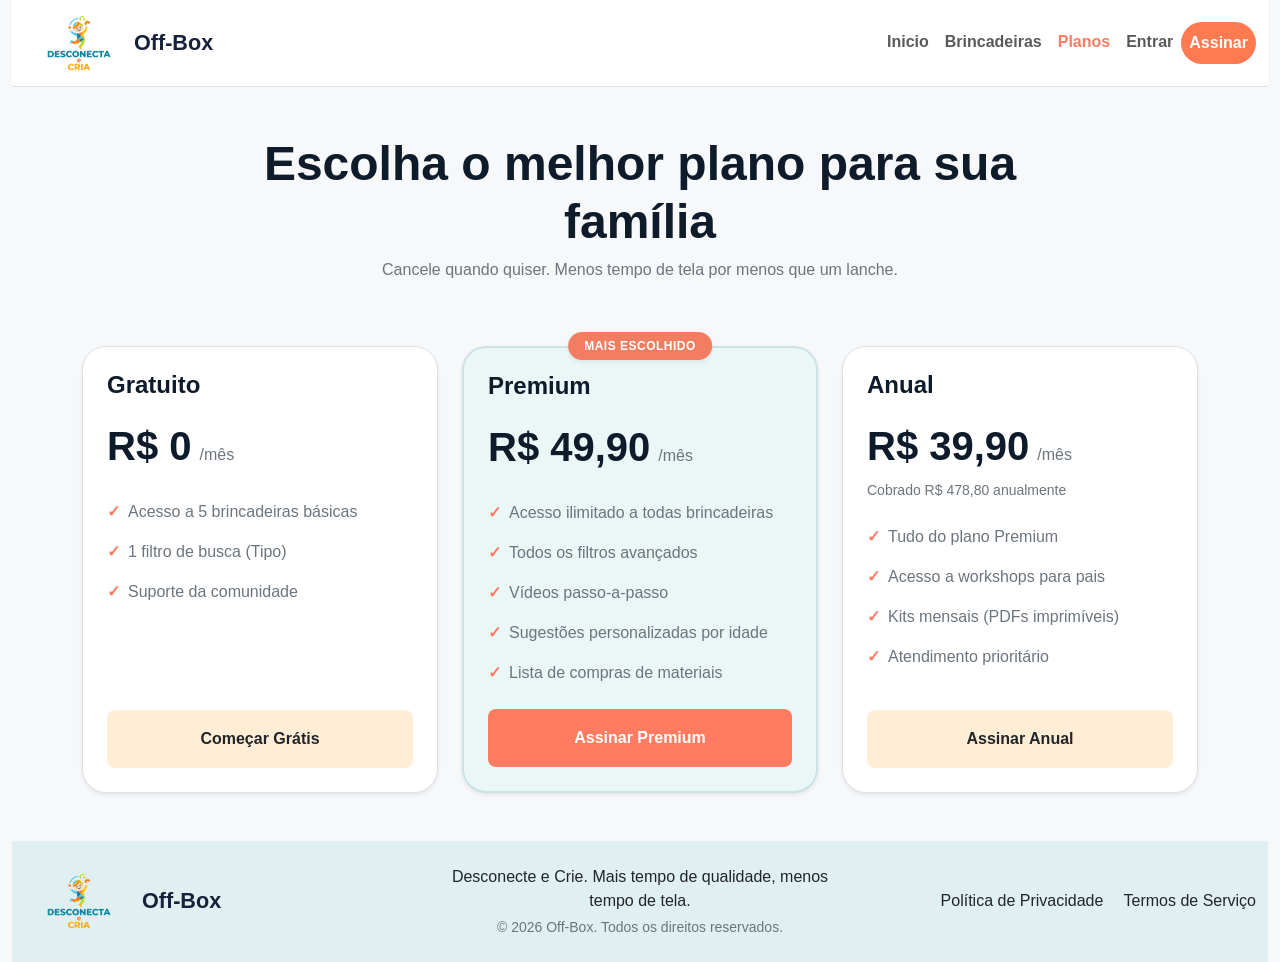
<file: planos.html>
<!DOCTYPE html>
<html lang="pt-br">

<head>
    <meta charset="UTF-8">
    <meta name="viewport" content="width=device-width, initial-scale=1.0">
    <link rel="stylesheet" href="css/bootstrap.min.css">
    <link rel="stylesheet" href="css/style.css">
    <title>Off-Box</title>
</head>

<body>
    <div class="container-fluid">
        <header class="row">
            <div class="col-12">
                <nav class="navbar navbar-expand-lg border-bottom">
                    <div class="container-fluid">
                        <a class="navbar-brand d-flex align-items-center fw-bold" href="index.html">
                            <img src="img/logo-1.png" alt="Logo" class="logo" style="height: 60px;"> Off-Box
                        </a>
                        <button class="navbar-toggler" type="button" data-bs-toggle="collapse"
                            data-bs-target="#navbarNavAltMarkup" aria-controls="navbarNavAltMarkup"
                            aria-expanded="false" aria-label="Toggle navigation">
                            <span class="navbar-toggler-icon"></span>
                        </button>
                        <div class="collapse navbar-collapse" id="navbarNavAltMarkup">
                            <div class="navbar-nav ms-auto">
                                <a class="nav-link fw-bold px-2" href="index.html">Inicio</a>
                                <a class="nav-link fw-bold px-2" href="Brincadeiras.html">Brincadeiras</a>
                                <a class="nav-link active fw-bold px-2" aria-current="page" href="planos.html">Planos</a>
                                <a class="nav-link fw-bold px-2" href="login.html">Entrar</a>
                                <a class="nav-link btn btn-assinar" aria-current="page" href="Assinatura.html">Assinar</a>
                            </div>
                        </div>
                    </div>
                </nav>
            </div>
        </header>
        <main>
            <section class="container py-5">
                <div class="row text-center mb-3">
                    <div class="col-12">
                        <h2 class="fw-bold display-5 mb-2" style="font-weight: 900 !important; color: #0D1B2A;">
                            Escolha o melhor plano para sua <br> família
                        </h2>
                        <p class="text-secondary text-center mb-5">Cancele quando quiser. Menos tempo de tela por menos
                            que
                            um lanche.</p>
                    </div>
                </div>
                <div class="row g-4 align-items-stretch justify-content-center">
                    <div class="col-12 col-md-6 col-lg-4">
                        <div class="card h-100 p-4 border shadow-sm d-flex flex-column justify-content-between"
                            style="border-radius: 24px; background-color: #ffffff;">
                            <div>
                                <h4 class="fw-bold mb-3" style="color: #0D1B2A;">Gratuito</h4>
                                <div class="d-flex align-items-baseline mb-4">
                                    <span class="fs-1 fw-bold" style="font-weight: 900 !important; color: #0D1B2A;">R$
                                        0</span>
                                    <span class="text-secondary ms-2">/mês</span>
                                </div>
                                <ul class="list-unstyled mb-4">
                                    <li class="d-flex align-items-start mb-3">
                                        <span class="me-2 text-orange fw-bold">✓</span>
                                        <span class="text-secondary">Acesso a 5 brincadeiras básicas</span>
                                    </li>
                                    <li class="d-flex align-items-start mb-3">
                                        <span class="me-2 text-orange fw-bold">✓</span>
                                        <span class="text-secondary">1 filtro de busca (Tipo)</span>
                                    </li>
                                    <li class="d-flex align-items-start mb-3">
                                        <span class="me-2 text-orange fw-bold">✓</span>
                                        <span class="text-secondary">Suporte da comunidade</span>
                                    </li>
                                </ul>
                            </div>
                            <a href="Assinatura.html" class="btn fw-bold py-3 w-100 rounded-3 btn-coral">Começar Grátis</a>
                        </div>
                    </div>
                    <div class="col-12 col-md-6 col-lg-4 position-relative">
                        <span
                            class="position-absolute top-0 start-50 translate-middle badge rounded-pill px-3 py-2 text-white fw-bold shadow-sm"
                            style="background-color: #F37D60; font-size: 0.75rem; z-index: 10; letter-spacing: 0.5px;">
                            MAIS ESCOLHIDO
                        </span>
                        <div class="card h-100 p-4 border-0 shadow-sm d-flex flex-column justify-content-between"
                            style="border-radius: 24px; background-color: #EBF6F7; border: 2px solid #CBE3E6 !important;">
                            <div>
                                <h4 class="fw-bold mb-3" style="color: #0D1B2A;">Premium</h4>
                                <div class="d-flex align-items-baseline mb-4">
                                    <span class="fs-1 fw-bold" style="font-weight: 900 !important; color: #0D1B2A;">R$
                                        49,90</span>
                                    <span class="text-secondary ms-2">/mês</span>
                                </div>
                                <ul class="list-unstyled mb-4">
                                    <li class="d-flex align-items-start mb-3">
                                        <span class="me-2 text-orange fw-bold">✓</span>
                                        <span class="text-secondary fw-medium" style="color: #0D1B2A;">Acesso
                                            ilimitado a todas brincadeiras</span>
                                    </li>
                                    <li class="d-flex align-items-start mb-3">
                                        <span class="me-2 text-orange fw-bold">✓</span>
                                        <span class="text-secondary">Todos os filtros avançados</span>
                                    </li>
                                    <li class="d-flex align-items-start mb-3">
                                        <span class="me-2 text-orange fw-bold">✓</span>
                                        <span class="text-secondary">Vídeos passo-a-passo</span>
                                    </li>
                                    <li class="d-flex align-items-start mb-3">
                                        <span class="me-2 text-orange fw-bold">✓</span>
                                        <span class="text-secondary">Sugestões personalizadas por idade</span>
                                    </li>
                                    <li class="d-flex align-items-start mb-3">
                                        <span class="me-2 text-orange fw-bold">✓</span>
                                        <span class="text-secondary">Lista de compras de materiais</span>
                                    </li>
                                </ul>
                            </div>
                            <a href="Assinatura.html" class="btn fw-bold py-3 rounded-3 w-100 text-white btn-premium">Assinar
                                Premium</a>
                        </div>
                    </div>
                    <div class="col-12 col-md-6 col-lg-4">
                        <div class="card h-100 p-4 border shadow-sm d-flex flex-column justify-content-between"
                            style="border-radius: 24px; background-color: #ffffff;">
                            <div>
                                <h4 class="fw-bold mb-3" style="color: #0D1B2A;">Anual</h4>
                                <div class="d-flex flex-column mb-4">
                                    <div class="d-flex align-items-baseline">
                                        <span class="fs-1 fw-bold"
                                            style="font-weight: 900 !important; color: #0D1B2A;">R$ 39,90</span>
                                        <span class="text-secondary ms-2">/mês</span>
                                    </div>
                                    <span class="text-secondary small mt-1">Cobrado R$ 478,80 anualmente</span>
                                </div>
                                <ul class="list-unstyled mb-4">
                                    <li class="d-flex align-items-start mb-3">
                                        <span class="me-2 text-orange fw-bold">✓</span>
                                        <span class="text-secondary">Tudo do plano Premium</span>
                                    </li>
                                    <li class="d-flex align-items-start mb-3">
                                        <span class="me-2 text-orange fw-bold">✓</span>
                                        <span class="text-secondary">Acesso a workshops para pais</span>
                                    </li>
                                    <li class="d-flex align-items-start mb-3">
                                        <span class="me-2 text-orange fw-bold">✓</span>
                                        <span class="text-secondary">Kits mensais (PDFs imprimíveis)</span>
                                    </li>
                                    <li class="d-flex align-items-start mb-3">
                                        <span class="me-2 text-orange fw-bold">✓</span>
                                        <span class="text-secondary">Atendimento prioritário</span>
                                    </li>
                                </ul>
                            </div>
                            <a href="Assinatura.html" class="btn fw-bold py-3 w-100 rounded-3 btn-coral">Assinar Anual</a>
                        </div>
                    </div>
                </div>
            </section>
        </main>
        <footer class="container-fluid py-4" style="background-color: #E0F0F2;">
                <div class="row justify-content-between align-items-center gy-4">
                    <div class="col-12 col-md-4">
                        <a class="navbar-brand d-flex align-items-center fw-bold justify-content-center justify-content-md-start"
                            href="#">
                            <img src="img/logo-1.png" alt="Logo" class="logo me-2" style="height: 60px;"> Off-Box
                        </a>
                    </div>
                    <div class="col-12 col-md-4 d-flex flex-column text-dark text-center">
                        <p class="fw-medium mb-1">Desconecte e Crie. Mais tempo de qualidade, menos tempo de tela.</p>
                        <p class="text-secondary small mb-0">© 2026 Off-Box. Todos os direitos reservados.</p>
                    </div>
                    <div class="col-12 col-md-4 text-center text-md-end text-dark">
                        <a href="#" class="text-dark me-3 text-decoration-none">Política de Privacidade</a>
                        <a href="#" class="text-dark text-decoration-none">Termos de Serviço</a>
                    </div>
                </div>
            </footer>
    </div>
    <script src="js/bootstrap.bundle.min.js"></script>
</body>

</html>
</file>
<file: css/style.css>
.active {
    color: #fd7c61 !important;
}



.botaonav {
    --bs-btn-color: #fff;
    --bs-btn-bg: #fd7c61;
    --bs-btn-border-color: #fd7c61;
    --bs-btn-hover-color: #fff;
    --bs-btn-hover-bg: #fd7c61;
    --bs-btn-hover-border-color: #fd7c61;
    --bs-btn-focus-shadow-rgb: 49, 132, 253;
    --bs-btn-active-color: #fff;
    --bs-btn-active-bg: #fd7c61;
    --bs-btn-active-border-color: #fd7c61;
    --bs-btn-active-shadow: inset 0 3px 5px rgba(0, 0, 0, 0.125);
    --bs-btn-disabled-color: #fff;
    --bs-btn-disabled-bg: #fd7c61;
    --bs-btn-disabled-border-color: #fd7c61;
}

.bloco-1 {
    background-color: #fef2e4;
    border-radius: 10px;
    padding: 30px;
}

.bloco-3 {
    background-color: #E0F0F2;
}

.fw-black {
    font-weight: 1000 !important;
}

.text-orange {

    color: #fd7c61 !important;
}

.btn-coral {
    background-color: #FFEDD5 !important;

}

.btn-premium {
    background-color: #fd7c61 !important;
}

.btn-assinar {
    background: #FF7A50;
    border: none;
    color: #fff;
    font-weight: 800;
    padding: .55rem .5rem;
    border-radius: 2rem;
}




body {
    font-family: 'Inter', sans-serif;
    background: #F7F8FA;
    color: #16213A;
}

h1,
h2,
h3,
.brand-font {
    font-family: 'Poppins', sans-serif;
}

.navbar {
    background: #fff;
    border-bottom: 1px solid #ECEDF0;
}

.navbar-brand {
    font-family: 'Poppins', sans-serif;
    font-weight: 800;
    font-size: 1.35rem;
    color: #16213A;
}

.brand-icon {
    width: 36px;
    height: 36px;
    background: #FF7A50;
    border-radius: 10px;
    display: inline-flex;
    align-items: center;
    justify-content: center;
    margin-right: .5rem;
}

.nav-link-custom {
    color: #374151;
    font-weight: 500;
    padding: .5rem 1rem !important;
}

.nav-link-custom.active {
    color: #F0613A;
    font-weight: 600;
}

.btn-assinar:hover {
    background: #F0613A;
    color: #fff;
}

.back-link {
    color: #374151;
    text-decoration: none;
    font-weight: 500;
}

.back-link:hover {
    color: #F0613A;
}

.hero-media {
    position: relative;
    border-radius: 1rem;
    overflow: hidden;
    height: 340px;
    background: linear-gradient(135deg, #8a5a3c, #5b3d29);
}

.play-btn {
    position: absolute;
    top: 50%;
    left: 50%;
    transform: translate(-50%, -50%);
    width: 64px;
    height: 64px;
    background: rgba(255, 255, 255, .9);
    border-radius: 50%;
    display: flex;
    align-items: center;
    justify-content: center;
    box-shadow: 0 8px 24px rgba(0, 0, 0, .2);
}

.card-detail {
    border: none;
    border-radius: 1.25rem;
    box-shadow: 0 10px 30px rgba(16, 24, 64, .06);
}

.badge-sensorial {
    background: #E3F2EF;
    color: #1F8C74;
    font-weight: 600;
    padding: .4rem 1rem;
    border-radius: 2rem;
    font-size: .85rem;
}

.pill-meta {
    background: #F3F4F6;
    color: #374151;
    font-weight: 500;
    padding: .45rem 1rem;
    border-radius: 2rem;
    font-size: .9rem;
    display: inline-flex;
    align-items: center;
    gap: .4rem;
}

.pill-meta svg {
    color: #FF7A50;
}

.share-btn {
    width: 44px;
    height: 44px;
    border-radius: 50%;
    background: #F3F4F6;
    display: flex;
    align-items: center;
    justify-content: center;
    color: var(--ink);
}

.section-title {
    font-weight: 700;
    font-size: 1.1rem;
    margin-bottom: 1rem;
}

.material-item {
    display: flex;
    gap: .75rem;
    align-items: flex-start;
    margin-bottom: 1rem;
}

.material-dot {
    width: 8px;
    height: 8px;
    border-radius: 50%;
    background: #FF7A50;
    margin-top: .55rem;
    flex-shrink: 0;
}

.step-item {
    display: flex;
    gap: 1rem;
    position: relative;
    padding-bottom: 1.75rem;
}

.step-item:not(:last-child)::before {
    content: "";
    position: absolute;
    left: 15px;
    top: 34px;
    bottom: 0;
    width: 2px;
    background: #ECEDF0;
}

.step-num {
    width: 32px;
    height: 32px;
    border-radius: 50%;
    background: #FF7A50;
    color: #fff;
    font-weight: 700;
    font-size: .9rem;
    display: flex;
    align-items: center;
    justify-content: center;
    flex-shrink: 0;
    z-index: 1;
}

.step-text {
    color: #374151;
    padding-top: .15rem;
}

.about-text {
    color: #374151;
    line-height: 1.7;
}
</file>
